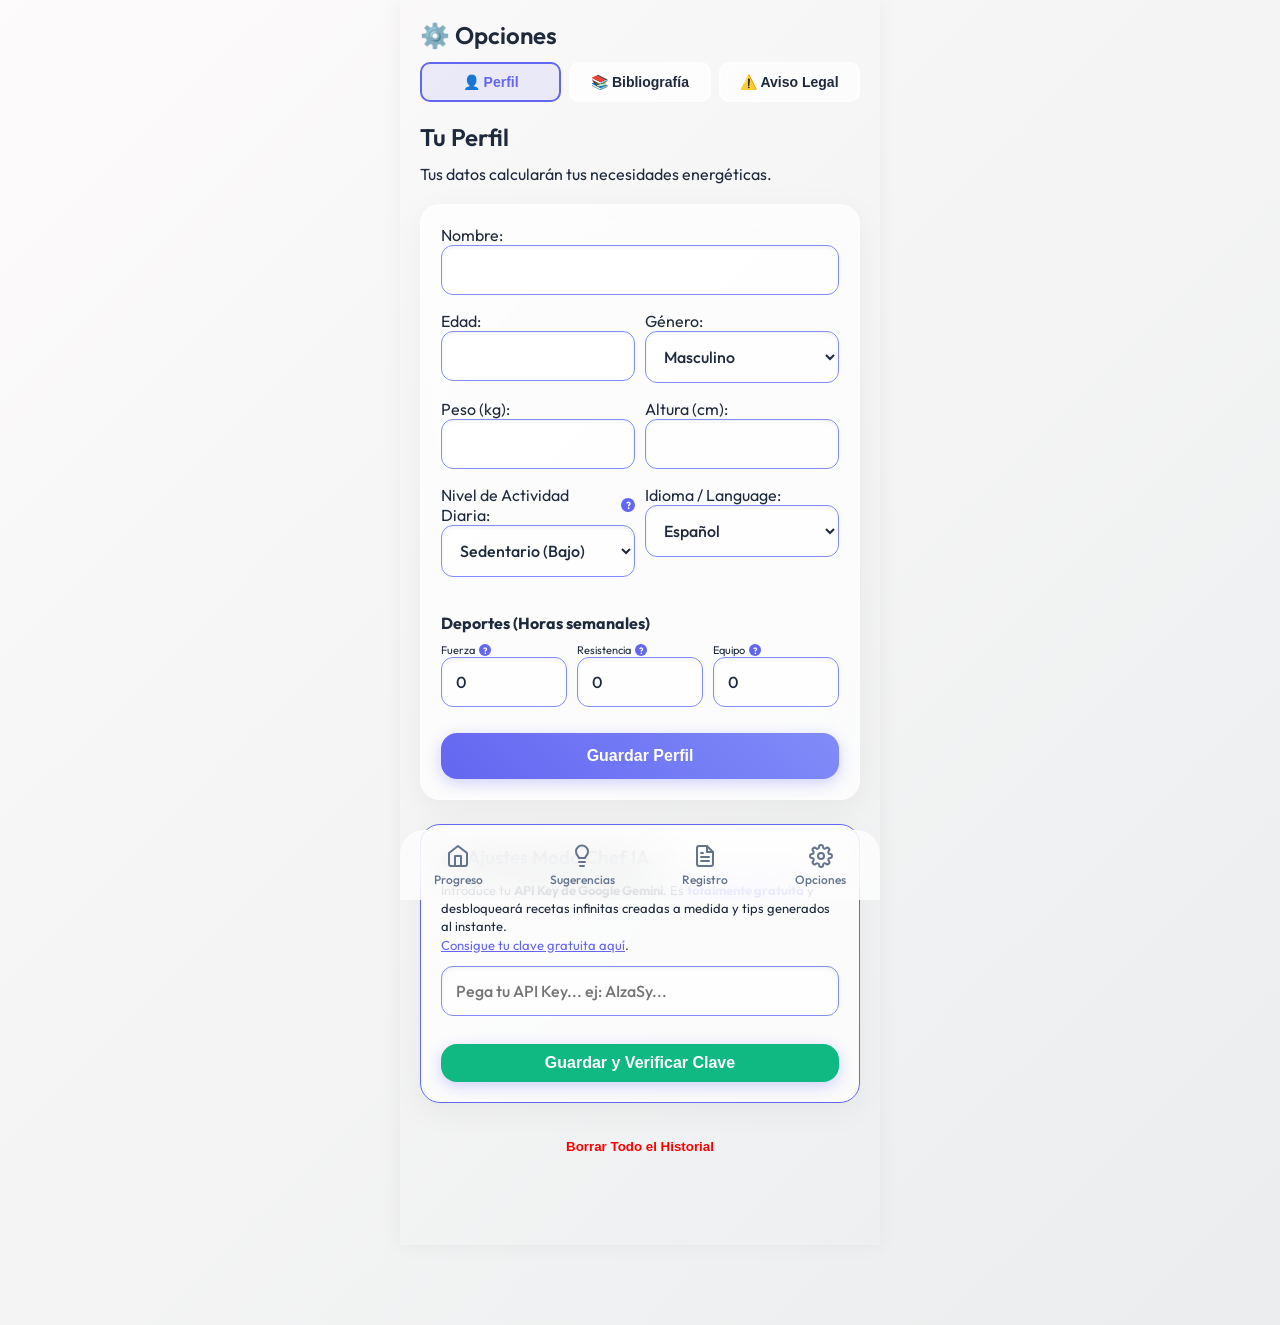
<file: index.html>
<!DOCTYPE html>
<html lang="en">
<head>
    <meta charset="UTF-8">
    <meta name="viewport" content="width=device-width, initial-scale=1.0, maximum-scale=1.0, user-scalable=no">
    <title>AESAN Meal Suggestions</title>
    <!-- Google Fonts for Modern Typography -->
    <link rel="preconnect" href="https://fonts.googleapis.com">
    <link rel="preconnect" href="https://fonts.gstatic.com" crossorigin>
    <link href="https://fonts.googleapis.com/css2?family=Outfit:wght@300;400;500;600;700&display=swap" rel="stylesheet">
    <link rel="stylesheet" href="index.css">
</head>
<body>
    <div id="app-container">
        <!-- Main Content Area where views will be injected -->
        <main id="main-content">
            <!-- Loading State -->
            <div class="glass-card flex-center full-height">
                <h2>Loading...</h2>
            </div>
        </main>

        <!-- Bottom Navigation Bar -->
        <nav id="bottom-nav" class="glass-nav">
            <button class="nav-btn active" data-view="home">
                <svg width="24" height="24" viewBox="0 0 24 24" fill="none" stroke="currentColor" stroke-width="2" stroke-linecap="round" stroke-linejoin="round"><path d="M3 9l9-7 9 7v11a2 2 0 0 1-2 2H5a2 2 0 0 1-2-2z"></path><polyline points="9 22 9 12 15 12 15 22"></polyline></svg>
                <span id="nav-progreso">Progreso</span>
            </button>
            <button class="nav-btn" data-view="suggestions">
                <svg width="24" height="24" viewBox="0 0 24 24" fill="none" stroke="currentColor" stroke-width="2" stroke-linecap="round" stroke-linejoin="round"><line x1="9" y1="18" x2="15" y2="18"></line><line x1="10" y1="22" x2="14" y2="22"></line><path d="M15.09 14c.18-.98.65-1.74 1.41-2.5A6 6 0 1 0 7.5 11.5c.76.76 1.23 1.52 1.41 2.5h6.18z"></path></svg>
                <span id="nav-sugerencias">Sugerencias</span>
            </button>
            <button class="nav-btn" data-view="registro">
                <svg width="24" height="24" viewBox="0 0 24 24" fill="none" stroke="currentColor" stroke-width="2" stroke-linecap="round" stroke-linejoin="round">
                  <path d="M14 2H6a2 2 0 0 0-2 2v16a2 2 0 0 0 2 2h12a2 2 0 0 0 2-2V8z"></path>
                  <polyline points="14 2 14 8 20 8"></polyline>
                  <line x1="16" y1="13" x2="8" y2="13"></line>
                  <line x1="16" y1="17" x2="8" y2="17"></line>
                  <polyline points="10 9 9 9 8 9"></polyline>
                </svg>
                <span id="nav-registro">Registro</span>
            </button>
            <button class="nav-btn" data-view="options">
                <svg width="24" height="24" viewBox="0 0 24 24" fill="none" stroke="currentColor" stroke-width="2" stroke-linecap="round" stroke-linejoin="round"><circle cx="12" cy="12" r="3"></circle><path d="M19.4 15a1.65 1.65 0 0 0 .33 1.82l.06.06a2 2 0 0 1-2.83 2.83l-.06-.06a1.65 1.65 0 0 0-1.82-.33 1.65 1.65 0 0 0-1 1.51V21a2 2 0 0 1-4 0v-.09A1.65 1.65 0 0 0 9 19.4a1.65 1.65 0 0 0-1.82.33l-.06.06a2 2 0 0 1-2.83-2.83l.06-.06A1.65 1.65 0 0 0 4.68 15a1.65 1.65 0 0 0-1.51-1H3a2 2 0 0 1 0-4h.09A1.65 1.65 0 0 0 4.6 9a1.65 1.65 0 0 0-.33-1.82l-.06-.06a2 2 0 0 1 2.83-2.83l.06.06A1.65 1.65 0 0 0 9 4.68a1.65 1.65 0 0 0 1-1.51V3a2 2 0 0 1 4 0v.09a1.65 1.65 0 0 0 1 1.51 1.65 1.65 0 0 0 1.82-.33l.06-.06a2 2 0 0 1 2.83 2.83l-.06.06A1.65 1.65 0 0 0 19.4 9a1.65 1.65 0 0 0 1.51 1H21a2 2 0 0 1 0 4h-.09a1.65 1.65 0 0 0-1.51 1z"></path></svg>
                <span id="nav-perfil">Opciones</span>
            </button>
        </nav>
    </div>

    <!-- Application Scripts -->
    <script src="localProducts.js"></script>
    <script src="app.js"></script>
</body>
<link rel="manifest" href="manifest.json">
<meta name="theme-color" content="#6366f1">
<script>
  if ('serviceWorker' in navigator) {
    navigator.serviceWorker.register('sw.js')
      .then(() => console.log("Service Worker registrado con éxito."));
  }
</script>
</html>
</file>
<file: index.css>
:root {
    /* Color Palette - Vibrant, Modern, Aesthetic */
    --bg-gradient: linear-gradient(135deg, #fdfbfb 0%, #ebedee 100%);
    --primary-color: #6366f1; /* Indigo */
    --primary-light: #818cf8;
    --secondary-color: #10b981; /* Emerald for healthy things */
    --accent-color: #f43f5e; /* Rose for alerts/limits */
    --text-main: #1e293b;
    --text-muted: #64748b;
    --card-bg: rgba(255, 255, 255, 0.7);
    --glass-border: rgba(255, 255, 255, 0.5);
    
    /* Variables for dark mode preference */
    @media (prefers-color-scheme: dark) {
        --bg-gradient: linear-gradient(135deg, #0f172a 0%, #1e293b 100%);
        --text-main: #f8fafc;
        --text-muted: #94a3b8;
        --card-bg: rgba(30, 41, 59, 0.7);
        --glass-border: rgba(255, 255, 255, 0.1);
    }
}

* {
    box-sizing: border-box;
    margin: 0;
    padding: 0;
    -webkit-tap-highlight-color: transparent;
}

body {
    font-family: 'Outfit', sans-serif;
    background: var(--bg-gradient);
    color: var(--text-main);
    min-height: 100vh;
    padding-bottom: 80px; /* Space for bottom nav */
    display: flex;
    justify-content: center;
}

#app-container {
    width: 100%;
    max-width: 480px;
    min-height: 100vh;
    position: relative;
    background: transparent;
    box-shadow: 0 0 20px rgba(0,0,0,0.05);
    overflow-x: hidden; /* Prevent horizontal scroll on container level */
}

#main-content {
    padding: 20px;
    padding-bottom: 90px;
    animation: fadeIn 0.3s ease-in-out;
}

/* Glassmorphism Styles */
.glass-card {
    background: var(--card-bg);
    backdrop-filter: blur(12px);
    -webkit-backdrop-filter: blur(12px);
    border: 1px solid var(--glass-border);
    border-radius: 20px;
    padding: 20px;
    margin-bottom: 16px;
    box-shadow: 0 8px 32px rgba(0, 0, 0, 0.05);
    transition: transform 0.2s ease, box-shadow 0.2s ease;
}

.glass-card:active {
    transform: scale(0.98);
}

/* Bottom Navigation */
.glass-nav {
    position: fixed;
    bottom: 0;
    left: 50%;
    transform: translateX(-50%);
    width: 100%;
    max-width: 480px;
    height: 70px;
    background: var(--card-bg);
    backdrop-filter: blur(20px);
    -webkit-backdrop-filter: blur(20px);
    border-top: 1px solid var(--glass-border);
    display: flex;
    justify-content: space-around;
    align-items: center;
    z-index: 1000;
    border-top-left-radius: 24px;
    border-top-right-radius: 24px;
    padding-bottom: env(safe-area-inset-bottom);
    box-sizing: border-box;
}

.nav-btn {
    background: none;
    border: none;
    display: flex;
    flex-direction: column;
    align-items: center;
    color: var(--text-muted);
    font-family: inherit;
    font-size: 0.75rem;
    font-weight: 500;
    cursor: pointer;
    transition: all 0.3s ease;
    padding: 8px 16px;
    border-radius: 12px;
}

.nav-btn svg {
    margin-bottom: 4px;
    transition: transform 0.3s cubic-bezier(0.175, 0.885, 0.32, 1.275);
}

.nav-btn.active {
    color: var(--primary-color);
}

.nav-btn.active svg {
    transform: translateY(-4px) scale(1.1);
}

/* Typography & Utilities */
h1, h2, h3 {
    margin-bottom: 12px;
    font-weight: 600;
}

.text-gradient {
    background: linear-gradient(45deg, var(--primary-color), #a855f7);
    -webkit-background-clip: text;
    background-clip: text;
    color: transparent;
}

.flex-center {
    display: flex;
    justify-content: center;
    align-items: center;
    flex-direction: column;
}

.full-height {
    min-height: 60vh;
}

/* Animations */
@keyframes fadeIn {
    from { opacity: 0; transform: translateY(10px); }
    to { opacity: 1; transform: translateY(0); }
}

/* Buttons */
.btn-primary {
    background: linear-gradient(45deg, var(--primary-color), var(--primary-light));
    color: white;
    border: none;
    padding: 14px 24px;
    border-radius: 16px;
    font-weight: 600;
    font-size: 1rem;
    cursor: pointer;
    box-shadow: 0 4px 15px rgba(99, 102, 241, 0.3);
    transition: all 0.2s ease;
    width: 100%;
}

.btn-primary:active {
    transform: scale(0.96);
    box-shadow: 0 2px 8px rgba(99, 102, 241, 0.2);
}

/* Form Elements */
input, select {
    width: 100%;
    padding: 14px;
    border-radius: 12px;
    border: 1px solid var(--primary-light);
    background: var(--card-bg);
    color: var(--text-main) !important;
    font-weight: 500;
    font-family: inherit;
    margin-bottom: 16px;
    font-size: 1rem;
    box-shadow: inset 0 2px 4px rgba(0,0,0,0.05);
}

@media (prefers-color-scheme: dark) {
    input, select {
        background: rgba(15, 23, 42, 0.8);
        border: 1px solid rgba(255, 255, 255, 0.2);
    }
}

/* Filter Chips */
.chips-container {
    display: flex;
    flex-wrap: wrap;
    gap: 8px;
    margin-bottom: 20px;
}

.filter-chip {
    background: var(--card-bg);
    border: 1px solid var(--glass-border);
    padding: 8px 16px;
    border-radius: 20px;
    font-size: 13px;
    cursor: pointer;
    transition: all 0.2s ease;
    display: flex;
    align-items: center;
    gap: 6px;
    color: var(--text-main);
}

.filter-chip:hover {
    background: rgba(255, 255, 255, 0.9);
    transform: translateY(-2px);
}

.filter-chip.active-chip {
    background: var(--primary-color);
    color: white;
    border-color: var(--primary-color);
    box-shadow: 0 4px 10px rgba(99, 102, 241, 0.3);
}

@media (prefers-color-scheme: dark) {
    .filter-chip:hover {
        background: rgba(255, 255, 255, 0.1);
    }
}

/* Search Input - High Contrast */
.search-input {
    background: #ffffff !important;
    color: #1e293b !important;
    border: 2px solid var(--primary-light) !important;
    caret-color: var(--primary-color);
}

.search-input::placeholder {
    color: #94a3b8 !important;
}

@media (prefers-color-scheme: dark) {
    .search-input {
        background: #1e293b !important;
        color: #f8fafc !important;
        border: 2px solid var(--primary-light) !important;
    }
    .search-input::placeholder {
        color: #64748b !important;
    }
}

/* Result Cards - Adaptive Contrast */
.result-card {
    color: var(--text-main) !important;
}

.result-card h4, .result-card strong {
    color: var(--text-main) !important;
}

.result-card div {
    color: inherit;
}

/* Animations */
@keyframes fadeIn {
    from { opacity: 0; transform: translateY(-4px); }
    to { opacity: 1; transform: translateY(0); }
}

.search-input {
    box-sizing: border-box;
}

/* MacroFactor Style Search Results */
.search-parent-row:hover {
    background: rgba(99, 102, 241, 0.05);
}

.search-child-row:hover {
    background: rgba(99, 102, 241, 0.03);
}

.variation-badge {
    background: var(--primary-light);
    color: white;
    padding: 2px 6px;
    border-radius: 6px;
    font-size: 9px;
    text-transform: uppercase;
    letter-spacing: 0.5px;
    margin-right: 4px;
    font-weight: 700;
}

@media (prefers-color-scheme: dark) {
    .search-parent-row {
        background: rgba(30, 41, 59, 0.4);
    }
    .search-parent-row:hover {
        background: rgba(99, 102, 241, 0.15);
    }
    .search-child-row:hover {
        background: rgba(99, 102, 241, 0.1);
    }
    .variation-badge {
        background: var(--primary-color);
        color: rgba(255, 255, 255, 0.9);
    }
}

@media (max-width: 400px) {
    #main-content {
        padding: 16px 10px;
    }
    .nav-btn {
        padding: 8px 2px;
        font-size: 10px;
    }
    .nav-btn span {
        display: block;
        max-width: 55px;
        overflow: hidden;
        text-overflow: ellipsis;
        white-space: nowrap;
    }
    .nav-btn svg {
        width: 20px;
        height: 20px;
    }
    .glass-card {
        padding: 16px 12px;
        border-radius: 16px;
    }
}

@media (max-width: 340px) {
    .nav-btn span {
        font-size: 9px;
        max-width: 50px;
    }
}
</file>
